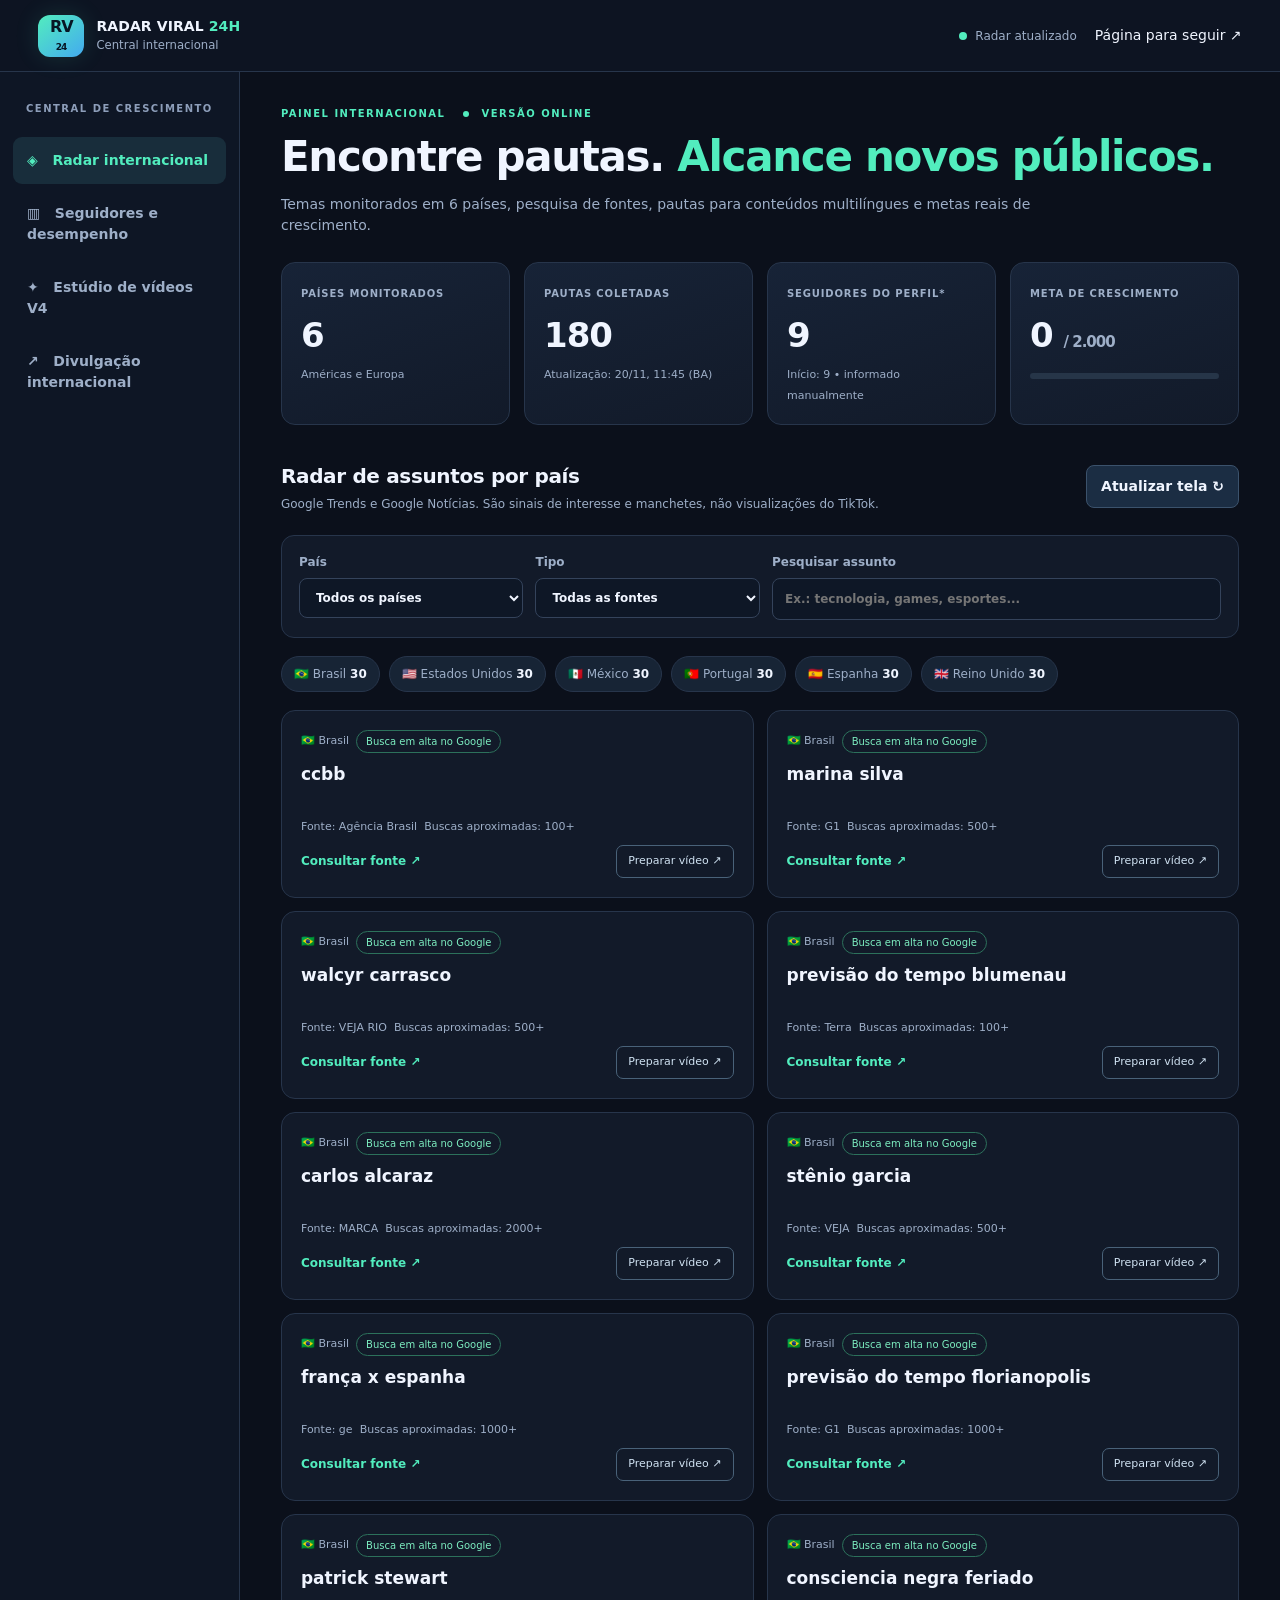
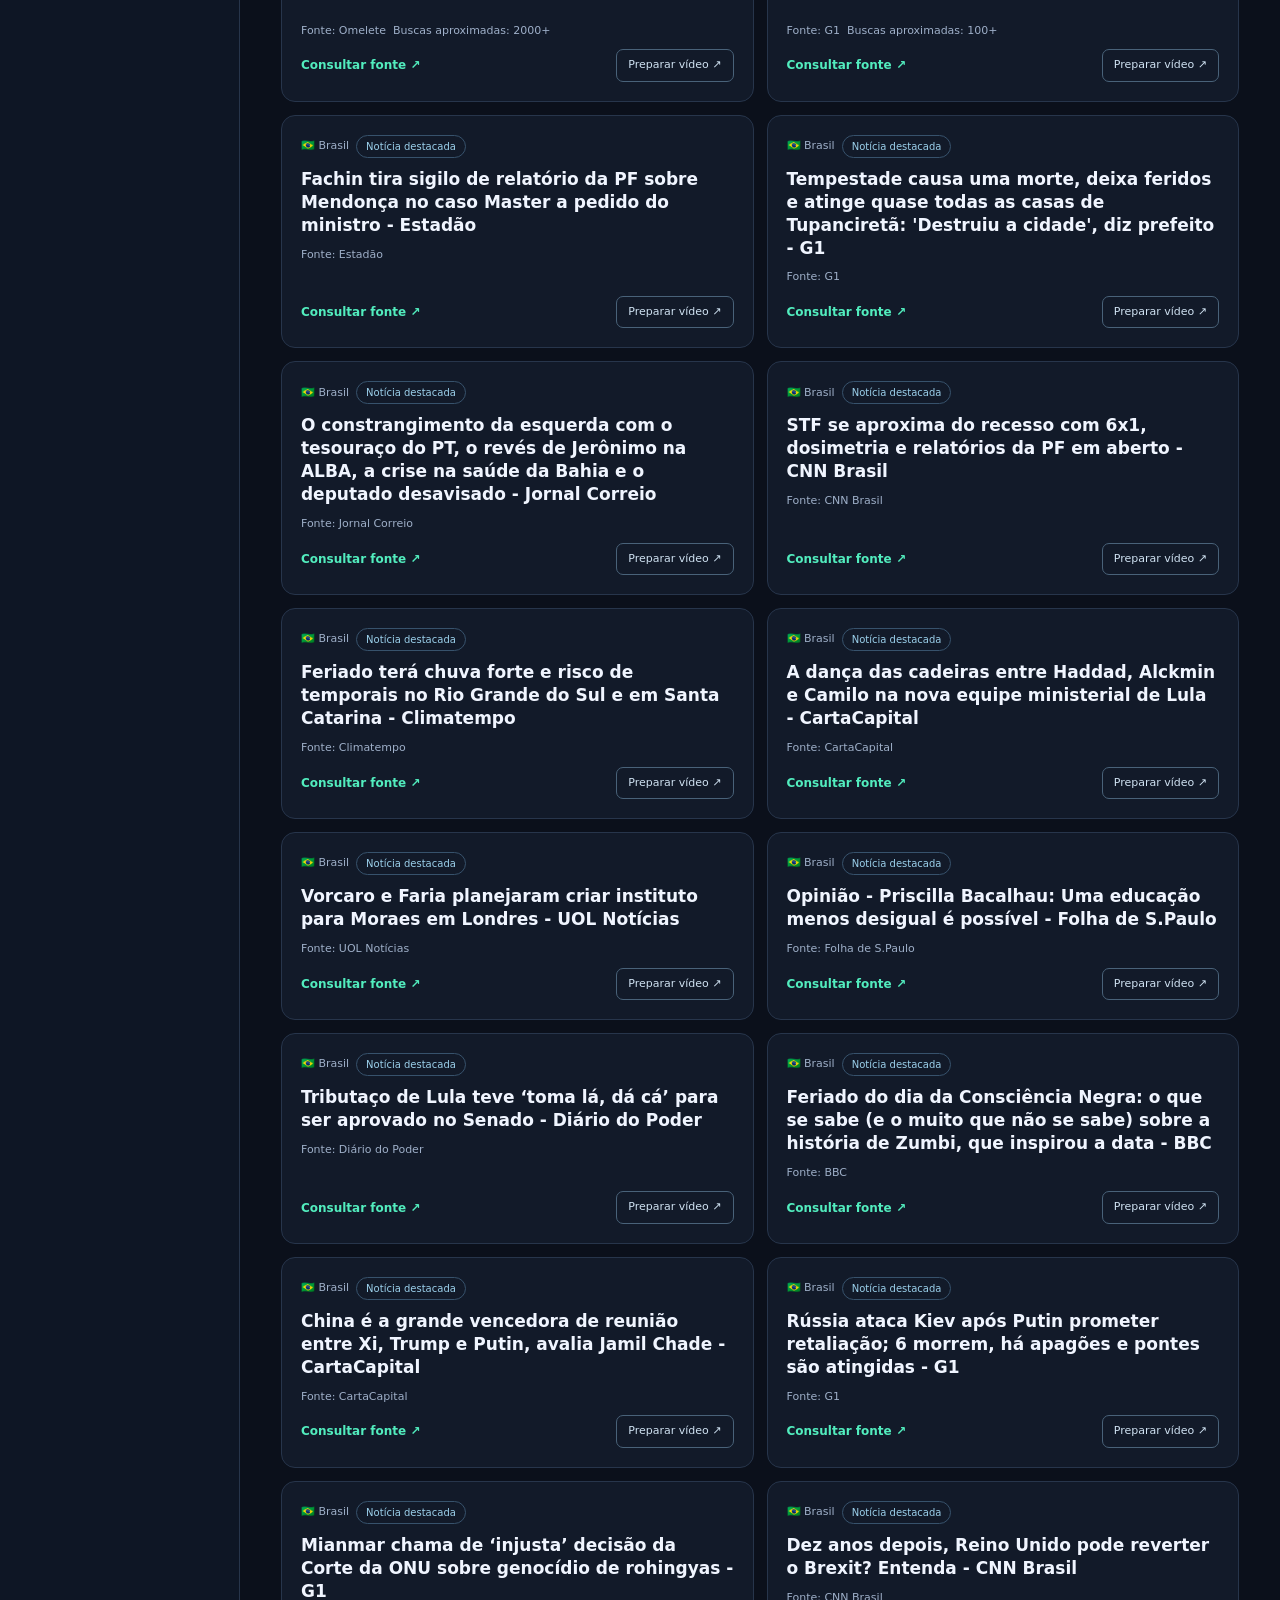
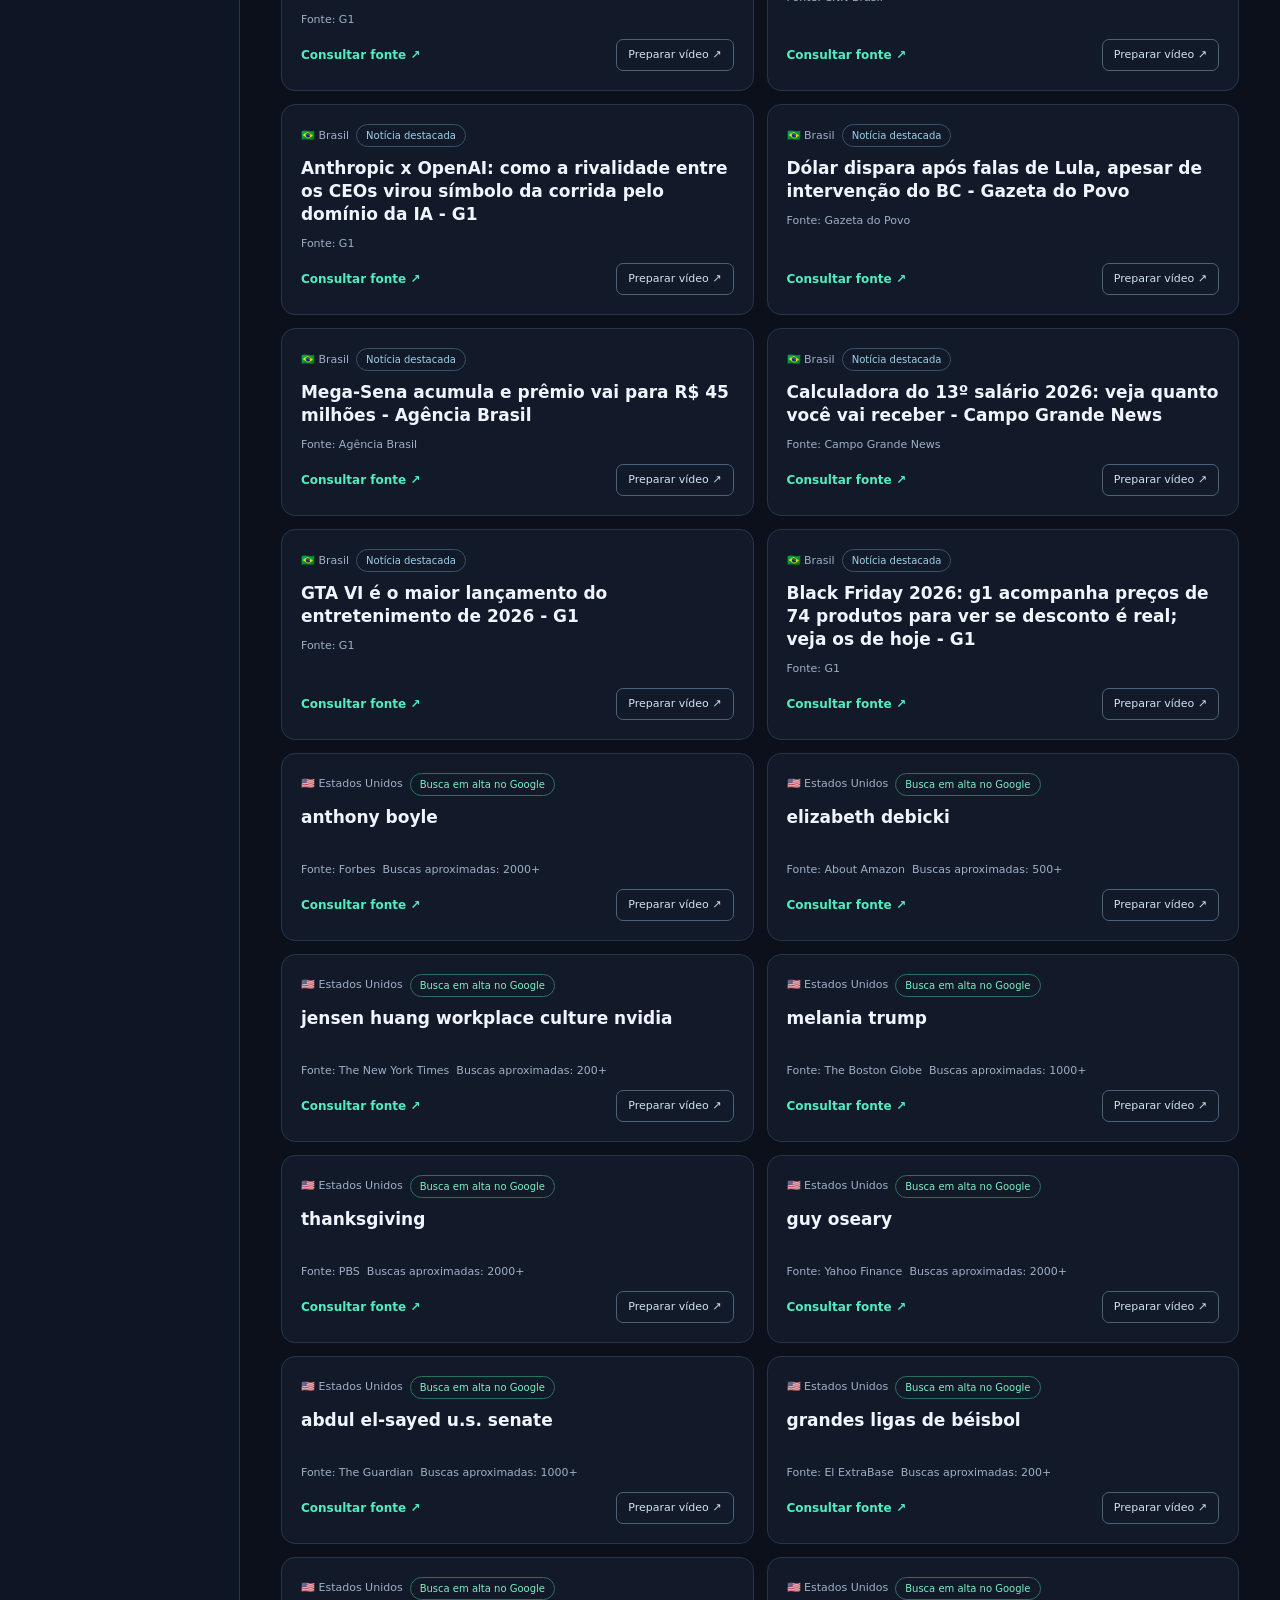
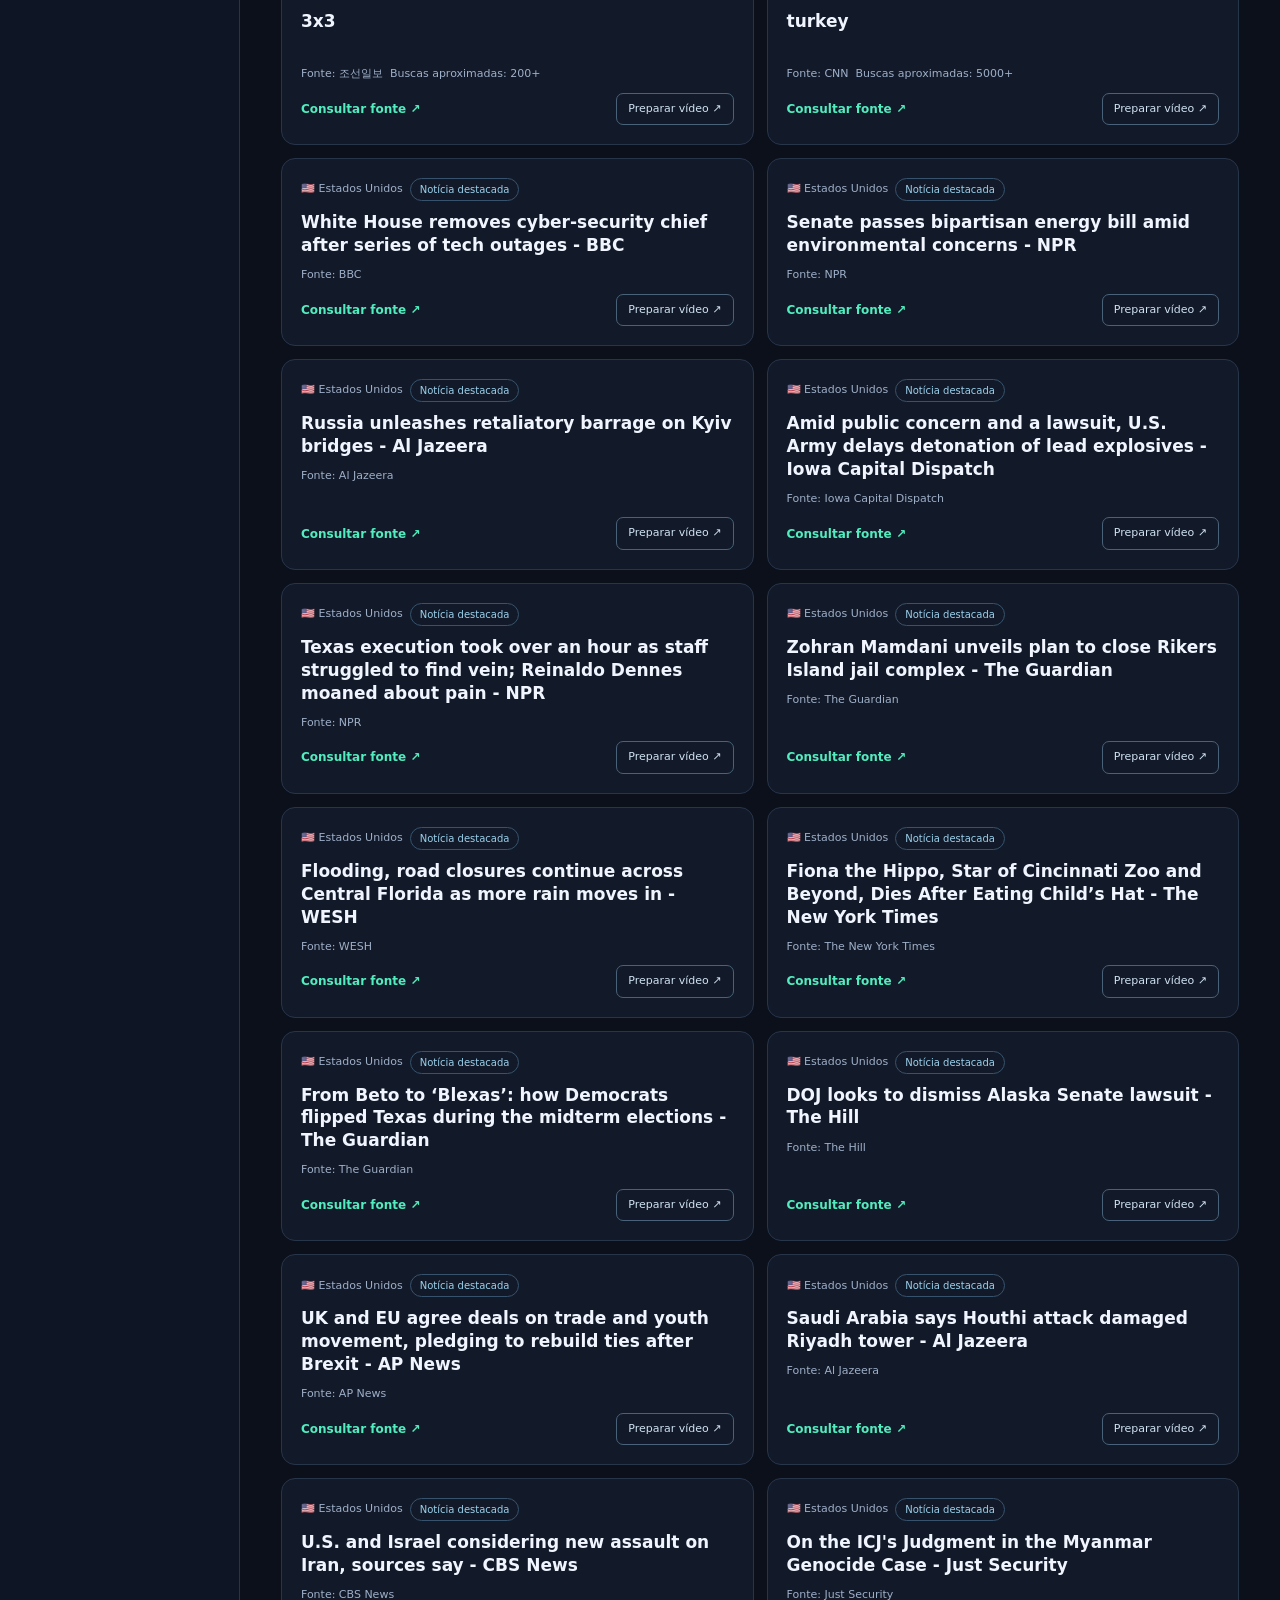
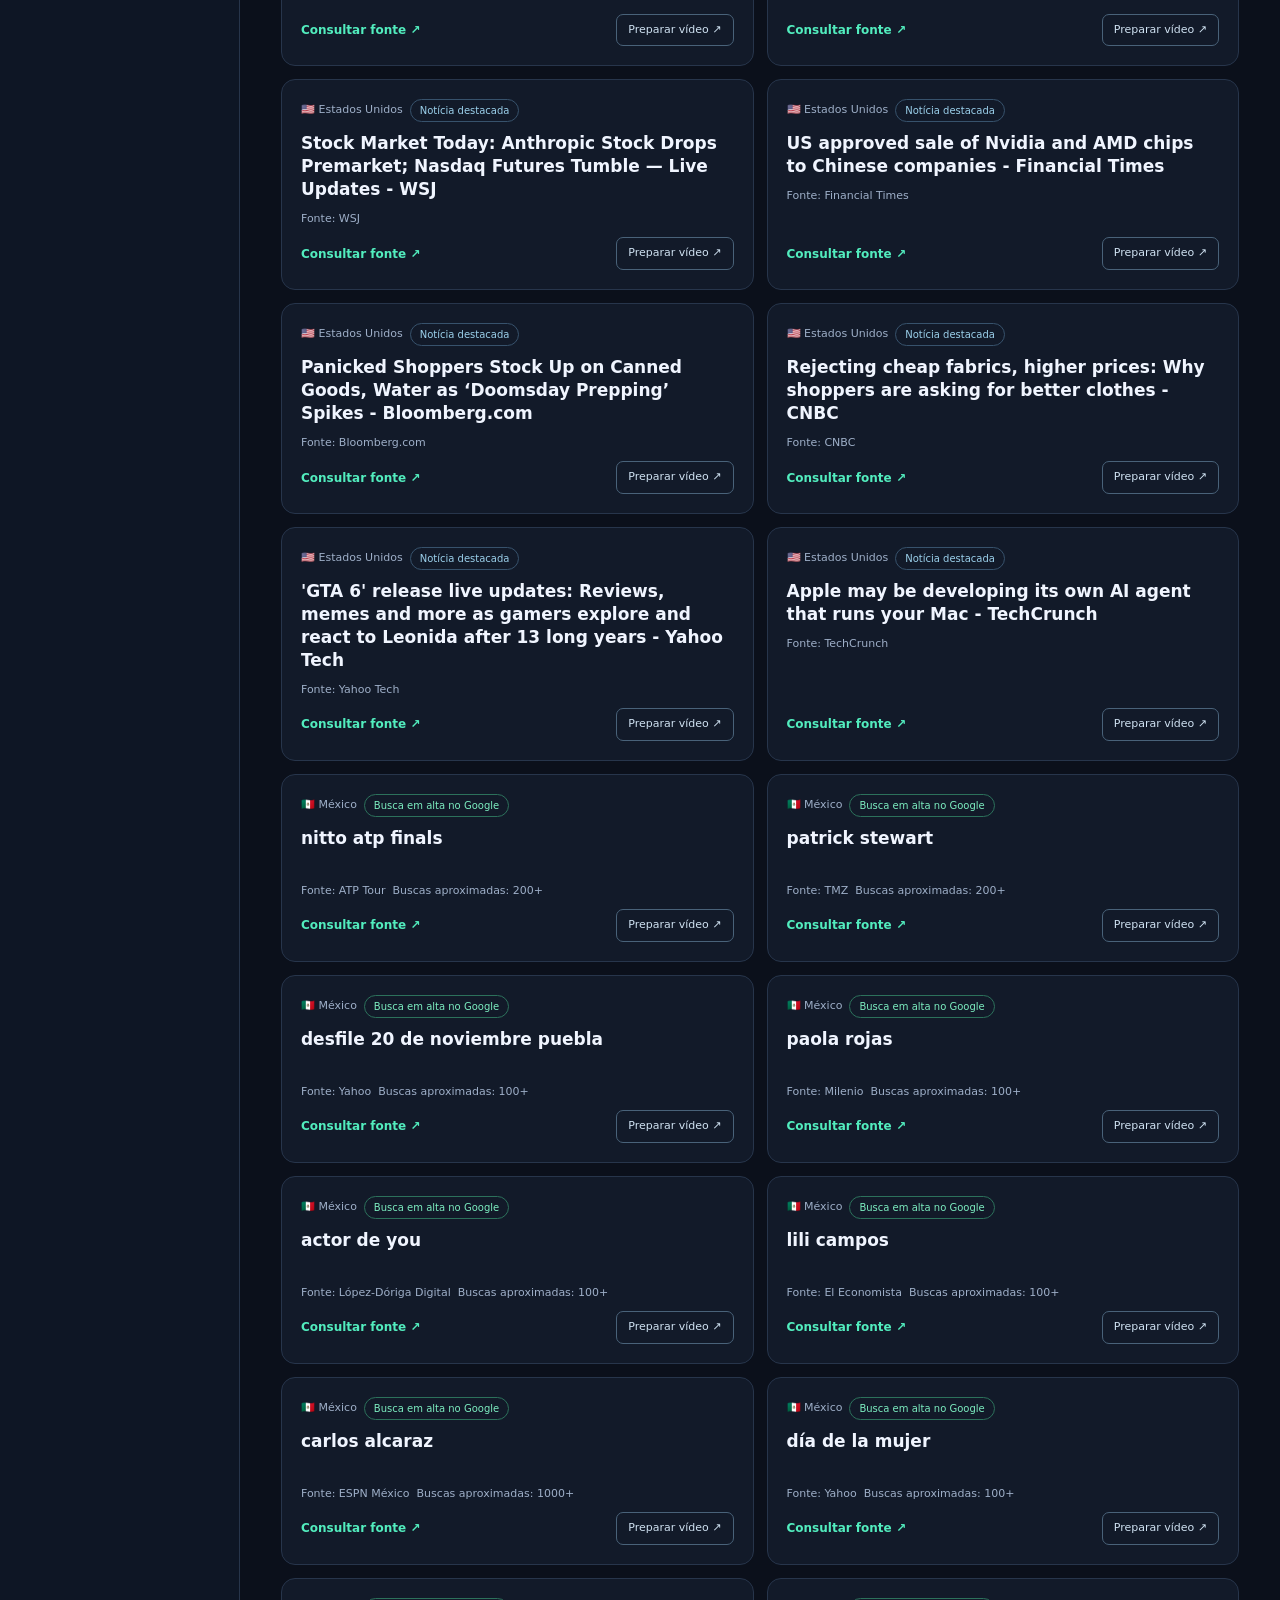
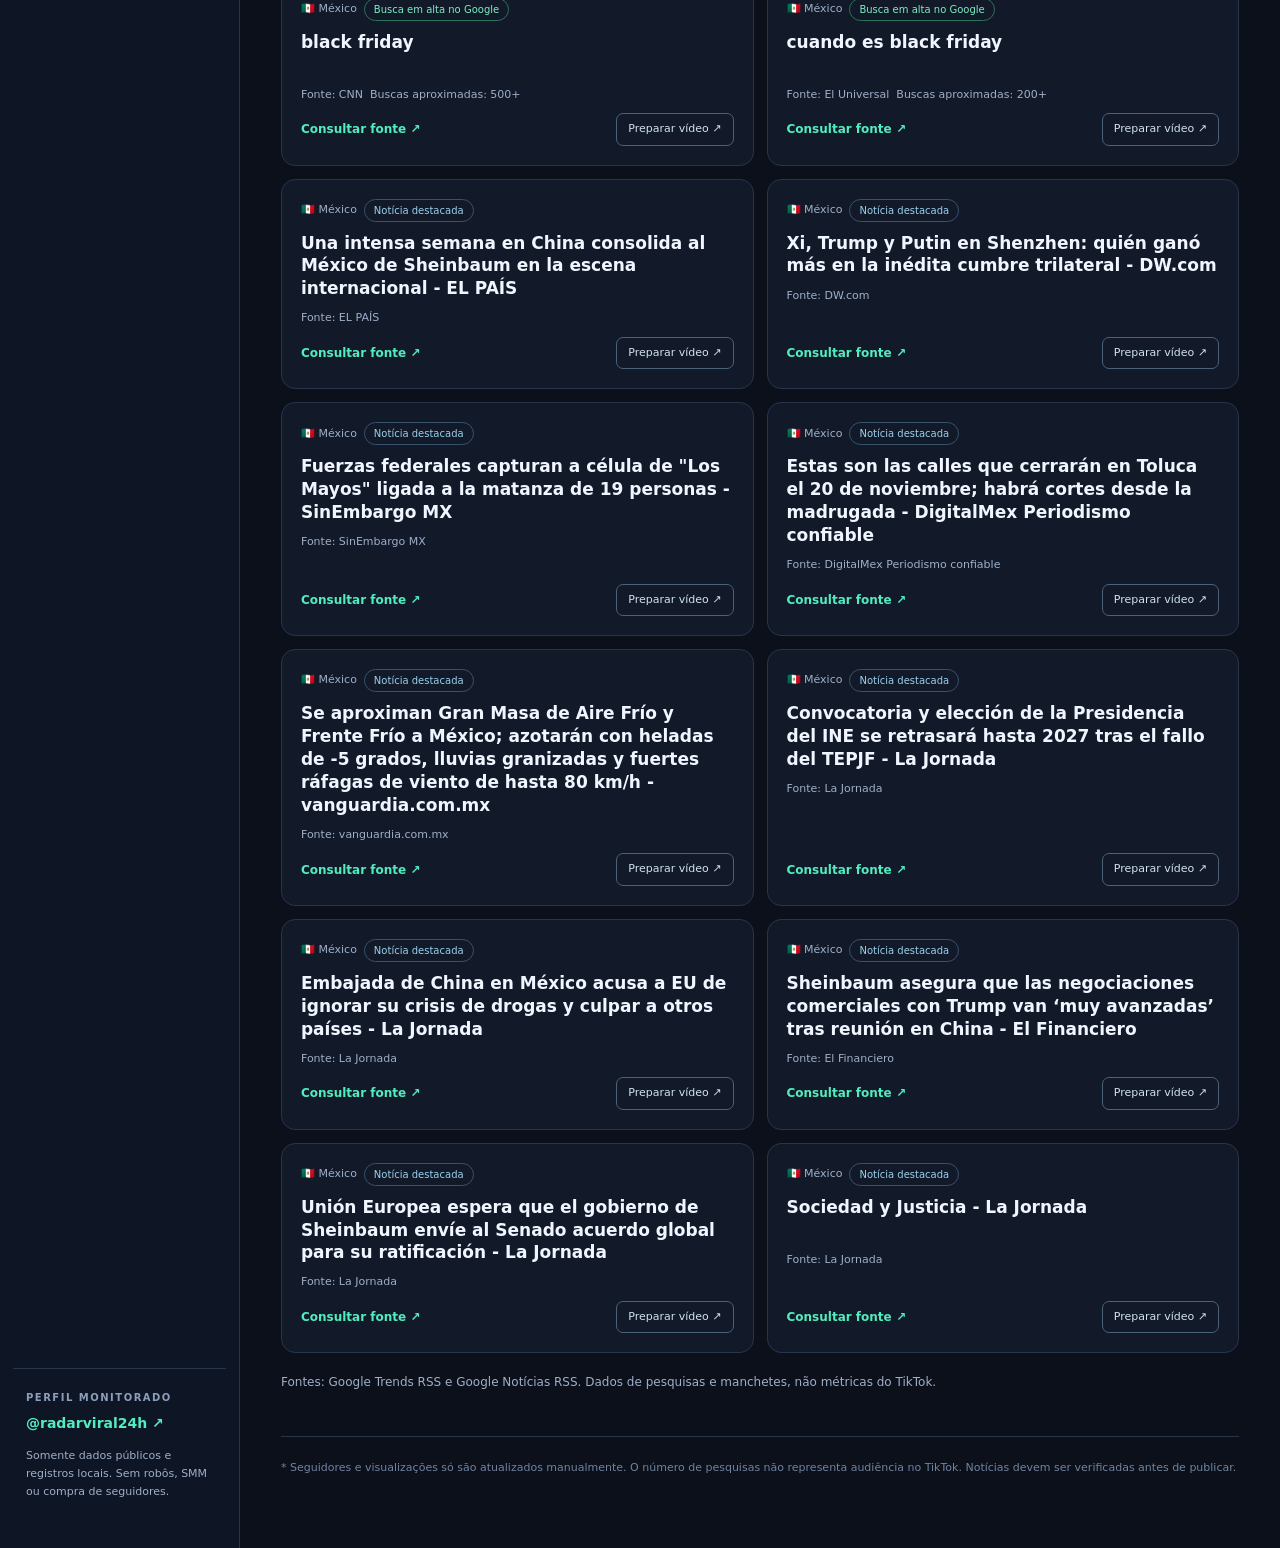
<file: web/index.html>
<!doctype html>
<html lang="pt-BR"><head>
<meta charset="UTF-8"/><meta name="viewport" content="width=device-width, initial-scale=1"/>
<title>Radar Viral 24H • Internacional</title>
<meta name="description" content="Central internacional para pesquisa de pautas, divulgação legítima e acompanhamento de seguidores do Radar Viral 24H."/>
<link rel="stylesheet" href="styles.css"/><script defer src="app.js"></script>
</head><body>
<header class="topbar"><a href="./" class="brand"><span class="mark">RV<span>24</span></span><span>RADAR VIRAL <b>24H</b><small>Central internacional</small></span></a><div class="top-actions"><span class="online" id="data-indicator">Aguardando dados</span><a class="minor" href="seguir.html?lang=pt" target="_blank" rel="noopener">Página para seguir ↗</a></div></header>
<div class="shell">
<aside class="side"><div class="side-heading">CENTRAL DE CRESCIMENTO</div><button data-tab="radar" class="nav active">◈ &nbsp; Radar internacional</button><button data-tab="performance" class="nav">▥ &nbsp; Seguidores e desempenho</button><button data-tab="campaign" class="nav">✦ &nbsp; Estúdio de vídeos V4</button><button data-tab="publish" class="nav">↗ &nbsp; Divulgação internacional</button><div class="side-foot"><div class="small-label">PERFIL MONITORADO</div><a href="https://www.tiktok.com/@radarviral24h" target="_blank" rel="noopener">@radarviral24h ↗</a><p>Somente dados públicos e registros locais. Sem robôs, SMM ou compra de seguidores.</p></div></aside>
<main>
<div class="eyebrow">PAINEL INTERNACIONAL <span class="live-dot"></span> VERSÃO ONLINE</div><h1>Encontre pautas. <span>Alcance novos públicos.</span></h1><p class="hero-sub">Temas monitorados em 6 países, pesquisa de fontes, pautas para conteúdos multilíngues e metas reais de crescimento.</p>
<section class="kpis" aria-label="Indicadores"><div class="kpi"><small>PAÍSES MONITORADOS</small><strong>6</strong><span>Américas e Europa</span></div><div class="kpi"><small>PAUTAS COLETADAS</small><strong id="topics-total">—</strong><span id="last-update">Aguardando atualização</span></div><div class="kpi"><small>SEGUIDORES DO PERFIL*</small><strong id="current-followers">9</strong><span>Início: 9 • informado manualmente</span></div><div class="kpi"><small>META DE CRESCIMENTO</small><strong id="progress-count">0 <em>/ 2.000</em></strong><div class="progress"><div id="progress-fill"></div></div></div></section>
<section class="tab active" id="tab-radar"><div class="section-head"><div><h2>Radar de assuntos por país</h2><p>Google Trends e Google Notícias. São sinais de interesse e manchetes, não visualizações do TikTok.</p></div><button class="secondary" id="refresh">Atualizar tela ↻</button></div>
<div class="filters"><label>País<select id="country-filter"><option value="ALL">Todos os países</option><option value="BR">🇧🇷 Brasil</option><option value="US">🇺🇸 Estados Unidos</option><option value="MX">🇲🇽 México</option><option value="PT">🇵🇹 Portugal</option><option value="ES">🇪🇸 Espanha</option><option value="GB">🇬🇧 Reino Unido</option></select></label><label>Tipo<select id="kind-filter"><option value="ALL">Todas as fontes</option><option value="pesquisa">Tendências de pesquisa</option><option value="noticia">Manchetes de notícias</option></select></label><label class="search-label">Pesquisar assunto<input id="search" placeholder="Ex.: tecnologia, games, esportes..." autocomplete="off"/></label></div>
<div class="strip" id="country-strip"></div><div class="news-list" id="news-list"><div class="empty">O radar será preenchido na primeira coleta online. <a target="_blank" rel="noopener" href="https://ads.tiktok.com/creative/creativeCenter/trends">Consultar tendências no TikTok ↗</a></div></div><div class="footnote" id="source-status">Não foram inseridas tendências fictícias.</div>
</section>
<section class="tab" id="tab-performance"><div class="section-head"><div><h2>Crescimento real do @radarviral24h</h2><p>Os números são registrados por você com base no TikTok Studio. Não acessamos sua conta.</p></div></div>
<div class="two-col"><div class="panel"><h3>Novo registro</h3><form id="stats-form"><div class="form-grid"><label>Data<input type="date" id="stat-date" required/></label><label>Seguidores atuais<input type="number" min="0" id="stat-followers" value="9" required/></label><label>Visualizações recentes<input type="number" min="0" id="stat-views" value="2700" required/></label><label>Vídeos publicados (total)<input type="number" min="0" id="stat-videos" value="18" required/></label><label>Gasto em anúncios (R$ acumulado)<input type="number" step="0.01" min="0" id="stat-spend" value="0" required/></label></div><button type="submit" class="primary">Salvar medição</button></form><small class="muted">Dados guardados somente neste navegador. Exporte o backup periodicamente.</small></div>
<div class="panel"><h3>Evolução</h3><div id="graph" class="graph"><span>Adicione duas medições em dias diferentes para ver o gráfico.</span></div><div class="actions"><button id="export-json" class="secondary">Exportar backup</button><button id="export-csv" class="secondary">Exportar CSV</button><label class="upload-button">Importar CSV da V2 <input type="file" id="import-csv" accept=".csv,text/csv" hidden/></label></div></div></div><div class="panel table-panel"><h3>Histórico registrado</h3><div class="table-wrap"><table><thead><tr><th>Data</th><th>Seguidores</th><th>Views</th><th>Vídeos</th><th>Gastos (R$)</th></tr></thead><tbody id="history-body"></tbody></table></div></div></section>
<section class="tab" id="tab-campaign"><div class="section-head"><div><h2>Laboratório de vídeos</h2><p>Selecione um país e uma pauta para montar um briefing em seu idioma, com fonte verificável.</p></div></div><div class="two-col"><div class="panel"><label>País-alvo<select id="video-country"><option value="BR">🇧🇷 Brasil</option><option value="US">🇺🇸 Estados Unidos</option><option value="MX">🇲🇽 México</option><option value="PT">🇵🇹 Portugal</option><option value="ES">🇪🇸 Espanha</option><option value="GB">🇬🇧 Reino Unido</option></select></label><label>Assunto (ou título da manchete)<textarea id="video-topic" rows="4" placeholder="Selecione uma pauta no radar ou digite o assunto"></textarea></label><label>Fonte da notícia (URL)<input id="video-source" type="url" placeholder="https://..."/></label><button class="primary" id="generate-brief">Criar briefing para edição</button></div><div class="panel"><h3>Briefing de produção</h3><pre id="brief-result">O programa criará uma estrutura de vídeo de 20–35 segundos. As afirmações factuais precisam ser verificadas na fonte.</pre><button class="secondary" id="copy-brief">Copiar briefing</button></div></div><div class="panel studio-v4">
<h3>Estúdio V4 — prévia de narração e projeto MP4</h3>
<p>Inclua os fatos que você conferiu na fonte. O sistema não inventa informações. Ouça a prévia e exporte o roteiro para o programa Windows montar o MP4.</p>
<div class="two-col studio-fields">
  <div><label>Fatos confirmados (um por linha)<textarea id="v4-facts" rows="6" placeholder="1. Fato confirmado na fonte...
2. Outro fato confirmado..."></textarea></label>
  <label>Narração natural (edite as pausas e palavras difíceis)<textarea id="v4-narration" rows="8" placeholder="Narração completa, revisada por você..."></textarea></label></div>
  <div>
    <label>Voz de prévia disponível neste navegador<select id="v4-voice"><option value="">Detectando vozes instaladas...</option></select></label>
    <label>Velocidade da voz <span id="v4-speed-label">0,95×</span><input type="range" id="v4-speed" min="0.80" max="1.12" step="0.01" value="0.95"/></label>
    <div class="studio-help">A prévia usa as vozes disponíveis no seu navegador. A qualidade e os direitos comerciais variam conforme o serviço. A gravação de MP3 é feita no Estúdio Windows com áudio próprio ou autorizado.</div>
    <label class="check"><input id="v4-verified" type="checkbox"/> <span>Verifiquei a fonte, a data e os fatos do roteiro.</span></label>
  </div>
</div>
<div class="actions"><button id="v4-draft" class="secondary">Criar texto-base com os fatos</button><button id="v4-play" class="secondary">▶ Ouvir prévia</button><button id="v4-stop" class="secondary">■ Parar</button><button id="v4-download" class="primary">Baixar roteiro para MP4 (JSON)</button></div>
<div class="hint"><b>Produção de MP4:</b> baixe o roteiro e abra no programa Windows <code>ABRIR_ESTUDIO_V4.bat</code>. Para publicar, aprove a narração e utilize imagens e áudio com direitos de uso.</div>
</div></section>
<section class="tab" id="tab-publish"><div class="section-head"><div><h2>Divulgação para outros países</h2><p>Links prontos para compartilhar, conteúdos no idioma de cada região e revisão antes de publicar.</p></div></div><div class="country-cards" id="country-cards"></div><div class="two-col"><div class="panel"><h3>Seu link internacional</h3><p id="landing-link" class="mono">.../seguir.html?lang=en</p><button class="secondary" id="copy-landing">Copiar link em inglês</button><p class="muted">O link oferece um caminho para seguir o TikTok. Ele não traz visitantes sozinho: precisa ser divulgado legitimamente.</p></div><div class="panel"><h3>Publicação autorizada</h3><p>O aplicativo não faz login no TikTok nem publica em segundo plano. Para postar, use o TikTok Studio. Uma integração direta futura exige OAuth, aprovação e consentimento.</p><a class="link-btn" href="https://www.tiktok.com/upload" target="_blank" rel="noopener">Abrir publicação no TikTok ↗</a><a class="link-btn outline" href="https://ads.tiktok.com/creative/creativeCenter/trends" target="_blank" rel="noopener">Abrir tendências oficiais ↗</a></div></div></section>
<footer>* Seguidores e visualizações só são atualizados manualmente. O número de pesquisas não representa audiência no TikTok. Notícias devem ser verificadas antes de publicar. <span id="toast" role="status" aria-live="polite"></span></footer>
</main></div></body></html>
</file>
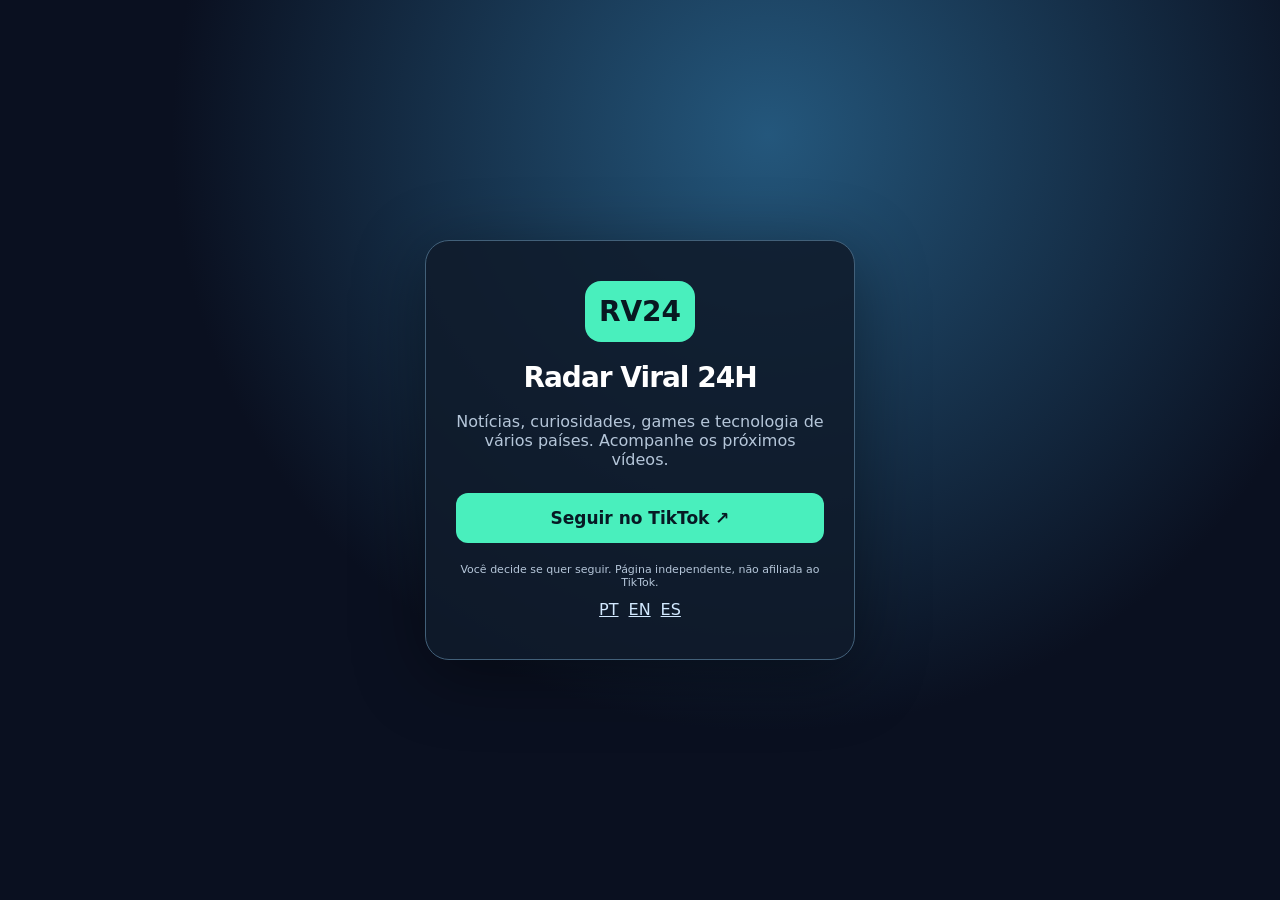
<file: web/seguir.html>
<!DOCTYPE html><html lang="pt-BR"><head><meta charset="utf-8"><meta name="viewport" content="width=device-width, initial-scale=1"><title>Radar Viral 24H • Siga no TikTok</title><meta name="description" content="Acompanhe notícias verificadas, tecnologia, jogos e curiosidades de todo o mundo no Radar Viral 24H."><style>*{box-sizing:border-box}body{font-family:system-ui,-apple-system,Segoe UI,sans-serif;min-height:100vh;display:grid;place-items:center;margin:0;background:radial-gradient(circle at 60% 15%,#24577c,#0a1020 55%);color:white}.card{max-width:430px;text-align:center;border:1px solid #426079;background:#101b2bde;border-radius:24px;padding:40px 30px;margin:25px;box-shadow:0 15px 70px #0006}.logo{background:#49efbd;color:#081821;padding:14px;border-radius:16px;display:inline-block;font-size:28px;font-weight:900}h1{font-size:28px;letter-spacing:-1px}p{color:#b5c6d9}a.button{display:block;padding:15px;background:#49efbd;color:#071924;text-decoration:none;border-radius:12px;font-weight:900;margin-top:24px;font-size:17px}.tiny{font-size:11px;margin-top:20px}.langs a{color:#d2e9ff;margin:0 5px}</style></head><body><div class="card"><div class="logo">RV24</div><h1 id="title">Radar Viral 24H</h1><p id="desc">Notícias, curiosidades, games e tecnologia de vários países. Acompanhe os próximos vídeos.</p><a class="button" id="follow" href="https://www.tiktok.com/@radarviral24h" target="_blank" rel="noopener">Seguir no TikTok ↗</a><p class="tiny" id="note">Você decide se quer seguir. Página independente, não afiliada ao TikTok.</p><div class="langs"><a href="?lang=pt">PT</a><a href="?lang=en">EN</a><a href="?lang=es">ES</a></div></div><script>const d={pt:["Notícias, curiosidades, games e tecnologia de vários países. Acompanhe os próximos vídeos.","Seguir no TikTok ↗","Você decide se quer seguir. Página independente, não afiliada ao TikTok."],en:["Verified news, curious stories, gaming and tech from around the world. Watch what's next.","Follow on TikTok ↗","You choose whether to follow. Independent page, not affiliated with TikTok."],es:["Noticias, curiosidades, videojuegos y tecnología de todo el mundo. Descubre los próximos vídeos.","Seguir en TikTok ↗","Tú decides si sigues la cuenta. Página independiente, no afiliada a TikTok."]};let k=new URLSearchParams(location.search).get('lang');if(!d[k])k='pt';document.documentElement.lang=k;document.getElementById('desc').textContent=d[k][0];document.getElementById('follow').textContent=d[k][1];document.getElementById('note').textContent=d[k][2]</script></body></html>
</file>
<file: web/styles.css>
:root{--bg:#0b101b;--surface:#121a29;--surface2:#172234;--border:#27354b;--text:#f0f5ff;--muted:#9eafc8;--accent:#52edbe;--accent2:#4d9aff;--orange:#ffaa64;--font:Inter,ui-sans-serif,system-ui,-apple-system,"Segoe UI",Arial,sans-serif}*{box-sizing:border-box}body{margin:0;background:var(--bg);color:var(--text);font:14px/1.5 var(--font);-webkit-font-smoothing:antialiased}a{color:inherit}button,input,select,textarea{font:inherit}button{cursor:pointer}h1,h2,h3,p{margin-top:0}h1{font-size:clamp(28px,4vw,42px);line-height:1.16;letter-spacing:-1.3px;margin-bottom:12px}h1 span{color:var(--accent)}h2{font-size:20px;letter-spacing:-.35px;margin-bottom:4px}h3{font-size:17px}p{color:var(--muted)}.topbar{background:#0d1422;min-height:72px;border-bottom:1px solid var(--border);display:flex;align-items:center;justify-content:space-between;padding:0 3%;position:sticky;top:0;z-index:10}.brand{display:flex;align-items:center;gap:12px;text-decoration:none;font-weight:850;letter-spacing:.1px;line-height:1.1}.brand b{color:var(--accent)}.brand small{display:block;color:var(--muted);font-weight:500;letter-spacing:0;margin-top:5px}.mark{background:linear-gradient(140deg,var(--accent),#43aaf0);color:#071523;border-radius:12px;width:46px;height:42px;display:grid;place-items:center;font-size:16px;letter-spacing:-1px;box-shadow:0 0 24px #52edbe21}.mark span{font-size:9px;margin-left:-1px}.top-actions{display:flex;gap:18px;align-items:center}.top-actions a{text-decoration:none}.online{color:var(--muted);font-size:12px}.online::before{content:'';display:inline-block;width:8px;height:8px;margin-right:8px;background:var(--orange);border-radius:50%}.online.ready::before{background:var(--accent)}.shell{display:flex;min-height:calc(100vh - 72px)}.side{width:240px;border-right:1px solid var(--border);padding:29px 13px;display:flex;flex-direction:column;gap:6px;flex-shrink:0;background:#0e1625}.side-heading,.small-label,.eyebrow{font-size:10px;font-weight:750;letter-spacing:1.5px;color:#8d9eba;margin:0 13px 15px}.eyebrow{margin:0 0 12px;color:var(--accent)}.live-dot{display:inline-block;margin:0 7px 0 13px;width:6px;height:6px;background:var(--accent);border-radius:50%}.nav{border:none;background:transparent;color:var(--muted);padding:13px 14px;border-radius:9px;text-align:left;font-weight:650}.nav:hover,.nav.active{background:#182d3b;color:var(--accent)}.side-foot{margin-top:auto;padding:21px 13px 5px;border-top:1px solid var(--border)}.side-foot .small-label{margin:0 0 8px}.side-foot a{color:var(--accent);font-weight:700;text-decoration:none}.side-foot p{font-size:11px;line-height:1.65;margin:13px 0}main{max-width:1520px;width:100%;min-width:0;padding:34px 3.2% 50px}.hero-sub{max-width:840px;margin-bottom:26px}.kpis{display:grid;grid-template-columns:repeat(4,1fr);gap:14px;margin:0 0 36px}.kpi{background:linear-gradient(160deg,#172337,#121a29);border:1px solid var(--border);border-radius:14px;padding:19px;min-height:135px}.kpi small{color:var(--muted);font-size:10px;font-weight:750;letter-spacing:.85px}.kpi strong{display:block;font-size:34px;letter-spacing:-1px;margin:7px 0 2px}.kpi strong em{font-size:15px;color:var(--muted);font-style:normal}.kpi span{font-size:11px;color:var(--muted)}.progress{margin:12px 0 0;background:#263548;height:6px;border-radius:20px;overflow:hidden}.progress>div{height:100%;width:0;background:var(--accent);border-radius:20px;transition:width .3s}.tab{display:none}.tab.active{display:block}.section-head{display:flex;justify-content:space-between;align-items:center;gap:20px;margin-bottom:22px}.section-head p{margin:0;font-size:12px}.filters{display:grid;grid-template-columns:1fr 1fr 2fr;gap:12px;background:var(--surface);padding:17px;border:1px solid var(--border);border-radius:13px;margin-bottom:18px}label{display:block;color:var(--muted);font-size:12px;font-weight:650}input,select,textarea{background:#0e1726;color:var(--text);border:1px solid #34435b;border-radius:8px;padding:11px 12px;width:100%;margin-top:7px;min-width:0;outline:none}input:focus,select:focus,textarea:focus{border-color:var(--accent)}textarea{resize:vertical}.strip{display:flex;gap:9px;flex-wrap:wrap;margin-bottom:18px}.chip{background:#172435;border:1px solid var(--border);padding:8px 12px;border-radius:999px;color:var(--muted);font-size:12px}.chip b{color:var(--text)}.news-list{display:grid;grid-template-columns:repeat(2,minmax(0,1fr));gap:13px}.news-card{background:var(--surface);border:1px solid var(--border);border-radius:14px;padding:19px;min-height:188px;display:flex;flex-direction:column;gap:10px}.news-card:hover{border-color:#3f6178}.meta{display:flex;align-items:center;gap:7px;flex-wrap:wrap;color:var(--muted);font-size:11px}.pill{font-size:10px;padding:3px 9px;border:1px solid #37526c;color:#9bd0eb;border-radius:100px}.pill.trend{border-color:#2c715b;color:#7cedc0}.news-card h3{font-size:17px;line-height:1.35;margin:0;min-height:46px}.card-footer{display:flex;align-items:center;justify-content:space-between;gap:8px;margin-top:auto}.card-footer a{font-size:12px;color:var(--accent);text-decoration:none;font-weight:700}.card-footer button{background:transparent;border:1px solid #496279;padding:7px 11px;color:#d0e2f2;border-radius:7px;font-size:11px}.card-footer button:hover{background:#203247}.footnote,.muted{color:var(--muted);font-size:12px}.footnote{margin-top:20px}.secondary,.primary,.upload-button{border-radius:8px;padding:10px 14px;border:1px solid #3b526c;color:var(--text);background:#1b2d43;font-weight:650;white-space:nowrap}.primary{background:var(--accent);color:#061a19;border:0}.secondary:hover,.upload-button:hover{background:#243e56}.primary:hover{filter:brightness(.93)}.two-col{display:grid;grid-template-columns:1fr 1fr;gap:14px;margin-bottom:15px}.panel{background:var(--surface);border:1px solid var(--border);border-radius:14px;padding:22px;min-width:0}.panel label{margin-bottom:13px}.form-grid{display:grid;grid-template-columns:1fr 1fr;gap:5px 14px}.graph{min-height:190px;background:#0d1626;border-radius:10px;display:flex;align-items:center;justify-content:center;color:var(--muted);overflow:hidden}.graph svg{width:100%;height:190px}.actions{display:flex;gap:8px;flex-wrap:wrap;margin:17px 0 7px}.actions button,.actions label{font-size:11px;margin:0;cursor:pointer}.table-panel{margin-top:15px}.table-wrap{overflow:auto}table{border-collapse:collapse;width:100%}td,th{text-align:left;padding:10px 12px;border-bottom:1px solid var(--border)}th{color:var(--muted);font-size:12px}pre{white-space:pre-wrap;overflow-wrap:anywhere;color:#dfedff;font-size:12px;line-height:1.7;min-height:260px;background:#0d1626;border:1px solid #27354b;border-radius:10px;padding:17px}.hint{border-left:3px solid var(--accent2);background:var(--surface);padding:17px 20px;color:var(--muted);font-size:12px;border-radius:3px}.hint b{color:var(--text)}.country-cards{display:grid;grid-template-columns:repeat(3,minmax(0,1fr));gap:12px;margin-bottom:16px}.country-card{background:var(--surface);border:1px solid var(--border);border-radius:13px;padding:18px}.country-card b{display:block;font-size:16px;margin-bottom:7px}.country-card p{font-size:11px}.country-card a{text-decoration:none;color:var(--accent);font-size:12px}.mono{font-family:ui-monospace,Consolas,monospace;word-break:break-all}.link-btn{display:inline-block;text-decoration:none;padding:10px 12px;border-radius:8px;background:var(--accent);color:#06201b;font-weight:700;margin-right:9px;margin-bottom:10px}.link-btn.outline{background:#203147;color:var(--text)}.empty{grid-column:1/-1;text-align:center;padding:45px 20px;border:1px dashed #40536a;border-radius:14px;background:#101b29;color:var(--muted)}.empty a{display:block;margin-top:12px;color:var(--accent)}footer{font-size:11px;color:#70849f;margin-top:45px;border-top:1px solid var(--border);padding-top:21px;line-height:1.8}#toast{color:var(--accent);display:inline-block;padding-left:10px}
@media(max-width:1100px){.side{width:190px}main{padding:25px 2.5%}.kpis{grid-template-columns:repeat(2,1fr)}.country-cards{grid-template-columns:repeat(2,1fr)}}@media(max-width:730px){.topbar{padding:0 17px}.top-actions .minor{display:none}.shell{display:block}.side{width:100%;padding:7px 12px;flex-direction:row;overflow:auto;white-space:nowrap;border-bottom:1px solid var(--border)}.side-heading,.side-foot{display:none}.nav{font-size:11px;padding:10px;flex-shrink:0}main{padding:24px 15px}.news-list,.two-col{grid-template-columns:1fr}.filters{grid-template-columns:1fr 1fr}.search-label{grid-column:1/-1}.country-cards{grid-template-columns:1fr 1fr}.section-head{align-items:start}.kpi{padding:14px;min-height:118px}.kpi strong{font-size:27px}}@media(max-width:430px){.country-cards,.form-grid{grid-template-columns:1fr}.topbar{min-height:64px}.brand{font-size:12px}.top-actions .online{font-size:10px}}

/* Estudio V4 */
.studio-v4{margin-top:22px;border-color:#365a62}.studio-fields{margin-top:20px}.studio-fields>.panel{padding:0}.studio-help{color:var(--muted);font-size:12px;line-height:1.7;background:#0e1726;border:1px solid var(--border);border-radius:10px;padding:16px;margin:12px 0}.check{display:flex;align-items:center;gap:10px;color:var(--text)!important;font-size:13px;margin:12px 0}.check input{width:auto;margin:0;accent-color:var(--accent)}input[type=range]{accent-color:var(--accent);padding:0}.studio-v4 textarea{min-height:120px}.studio-v4 .studio-fields{margin-bottom:6px}.studio-v4 .actions{margin-bottom:14px}.studio-v4 .hint{margin-top:16px}
</file>
